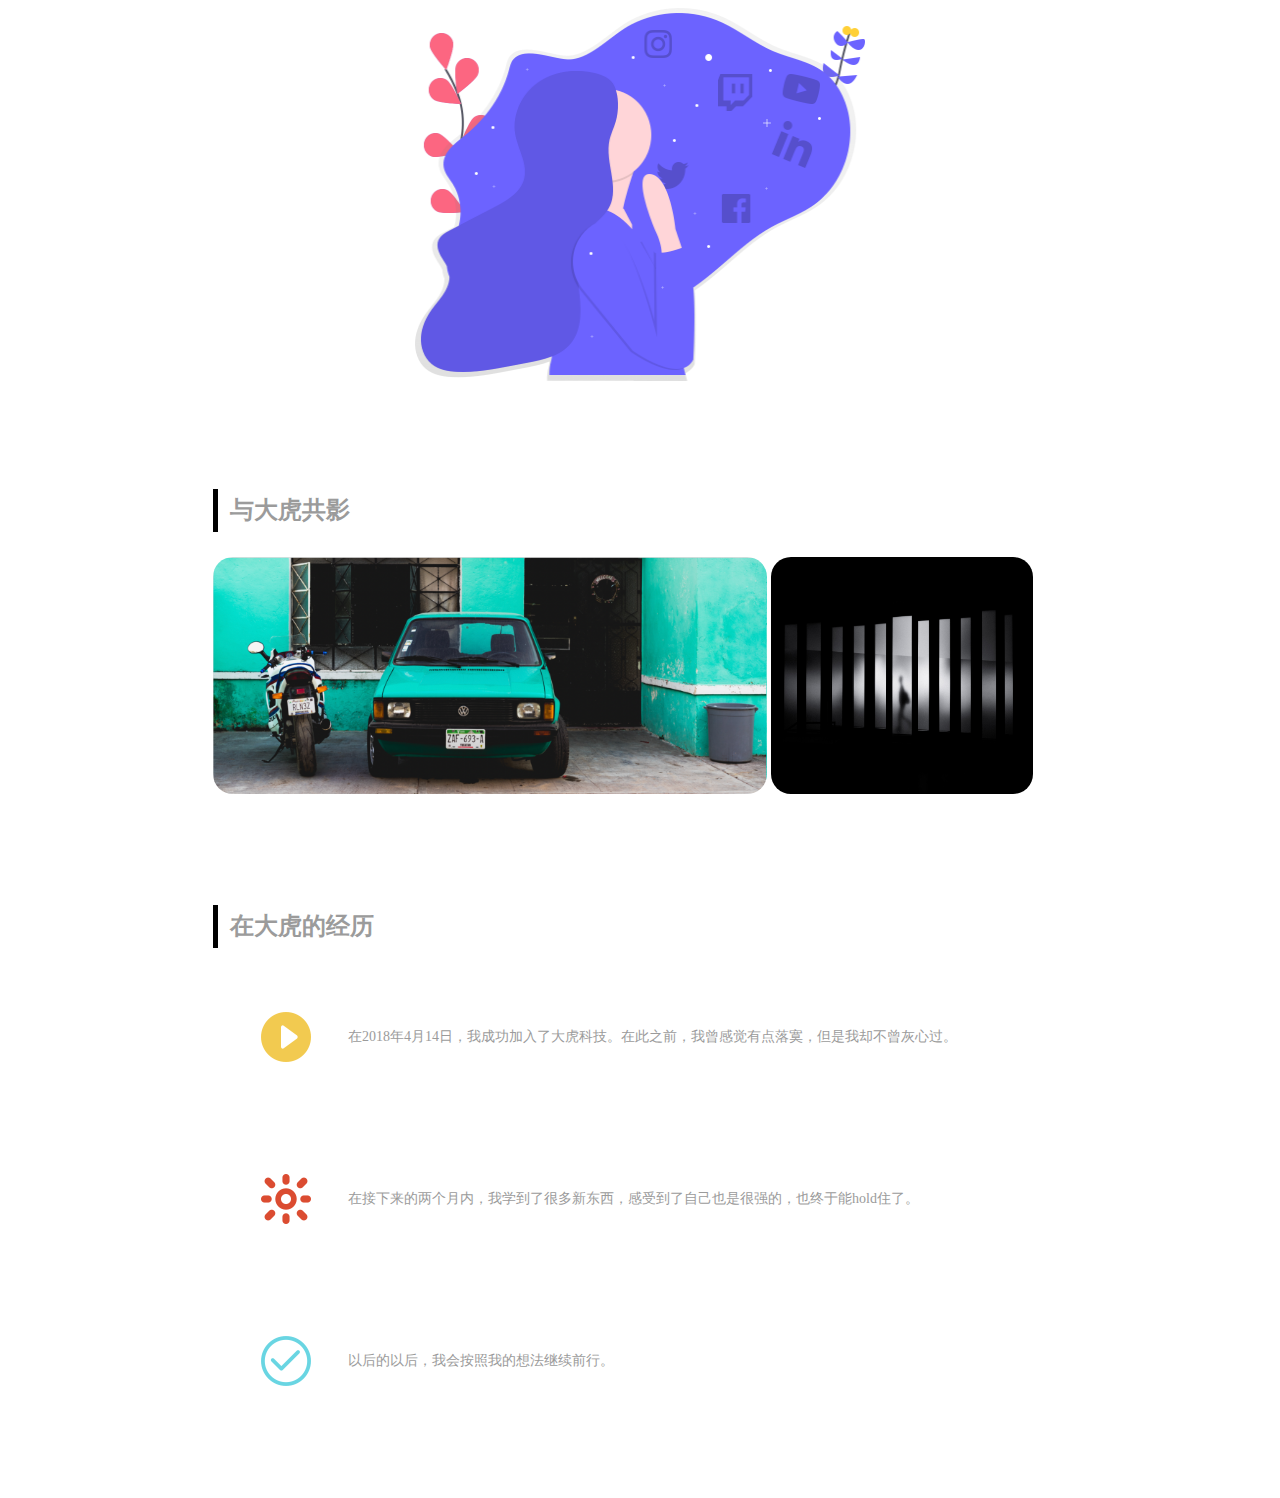
<file: drongr/drongr.html>
<!DOCTYPE html>
<html>
<head>
    <meta charset="utf-8" />
    <meta http-equiv="X-UA-Compatible" content="IE=edge">
    <title>Introduction to drongr</title>
    <meta name="viewport" content="width=device-width, initial-scale=1">
    <link rel="stylesheet" type="text/css" media="screen" href="drongr.css" />
    <!-- <script src="main.js"></script> -->
</head>
<body>
    <div class="exhibit">
        <div>
            <img class="illustrate" src="person_illustration@2x.png" alt="person_illustration"/>
        </div>
        <div class="Area photo">
            <h2 class="title">&nbsp;&nbsp;与大虎共影</h2>
            <img class="drongr-photo1" src="photo_one.jpg" alt="photo1"/>
            <img class="drongr-photo2" src="photo_two.jpg" alt="photo2"/>
        </div>
        <div class="Area">
            <h2 class="title drongr-experience">&nbsp;&nbsp;在大虎的经历</h2>
            <div class="messageItem">
                <img class="icon" src="icon_start@2x.png" alt="icon1"/>
                <p class="drongr-describe">在2018年4月14日，我成功加入了大虎科技。在此之前，我曾感觉有点落寞，但是我却不曾灰心过。</p>
            </div>
            <div class="messageItem">
                <img class="icon" src="icon_grow_up@2x.png" alt="icon2"/>
                <p class="drongr-describe">在接下来的两个月内，我学到了很多新东西，感受到了自己也是很强的，也终于能hold住了。</p>
            </div>
            <div class="messageItem">
                <img class="icon" src="icon_next@2x.png" alt="icon3"/>
                <p class="drongr-describe">以后的以后，我会按照我的想法继续前行。</p>
            </div>
        </div>
    </div>

</body>
</html>
</file>
<file: drongr/drongr.css>
.exhibit {
    width: 1024px;
    text-align: center;
    font-family: 'Times New Roman', Times, serif;
    margin: auto;
    color: #9b9b9b;
}
.illustrate {
    width: 450px;
    height: 373px;
    margin-bottom: 84px;
}
.Area {
    width: 854px;
    margin: 0px 85px;
    text-align: left;
}
.photo {
    margin-bottom: 107px;
}
.title {
    border-left: 5px solid black;
    line-height: 43px;
    text-align: left;
    margin-bottom: 25px;
}
.drongr-experience {
    margin-bottom: 64px;
}
.drongr-photo1 {
    width: 554px;
    height: 237px;
    border-radius: 20px;
}
.drongr-photo2 {
    width: 262px;
    height: 237px;
    border-radius: 20px;
}
.messageItem {
    margin: 0px 25px 50px 48px;
    height: 112px;
}
.icon {
    width: 50px;
    height: 50px;
    margin-right: 33px;
    vertical-align: middle;
}
.drongr-describe {
    display: inline;
    font-size: 14px;
}
</file>
